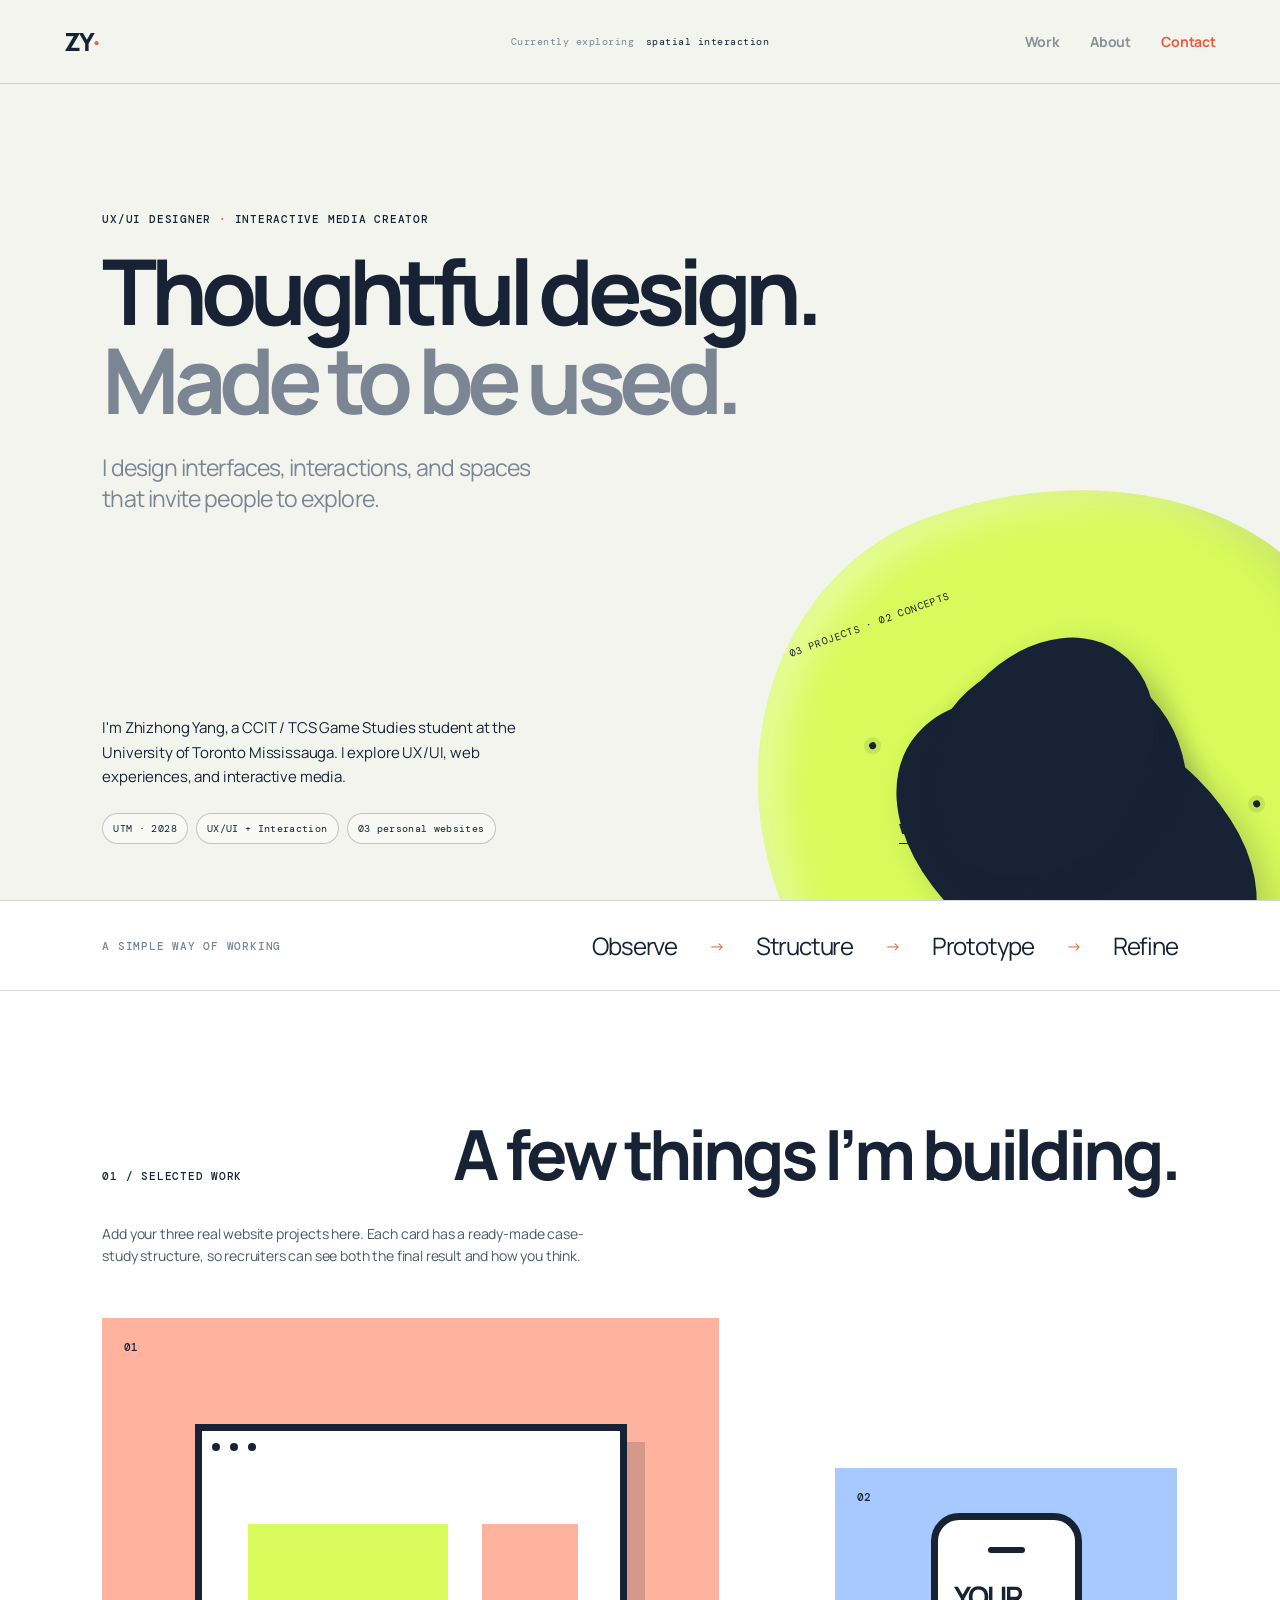
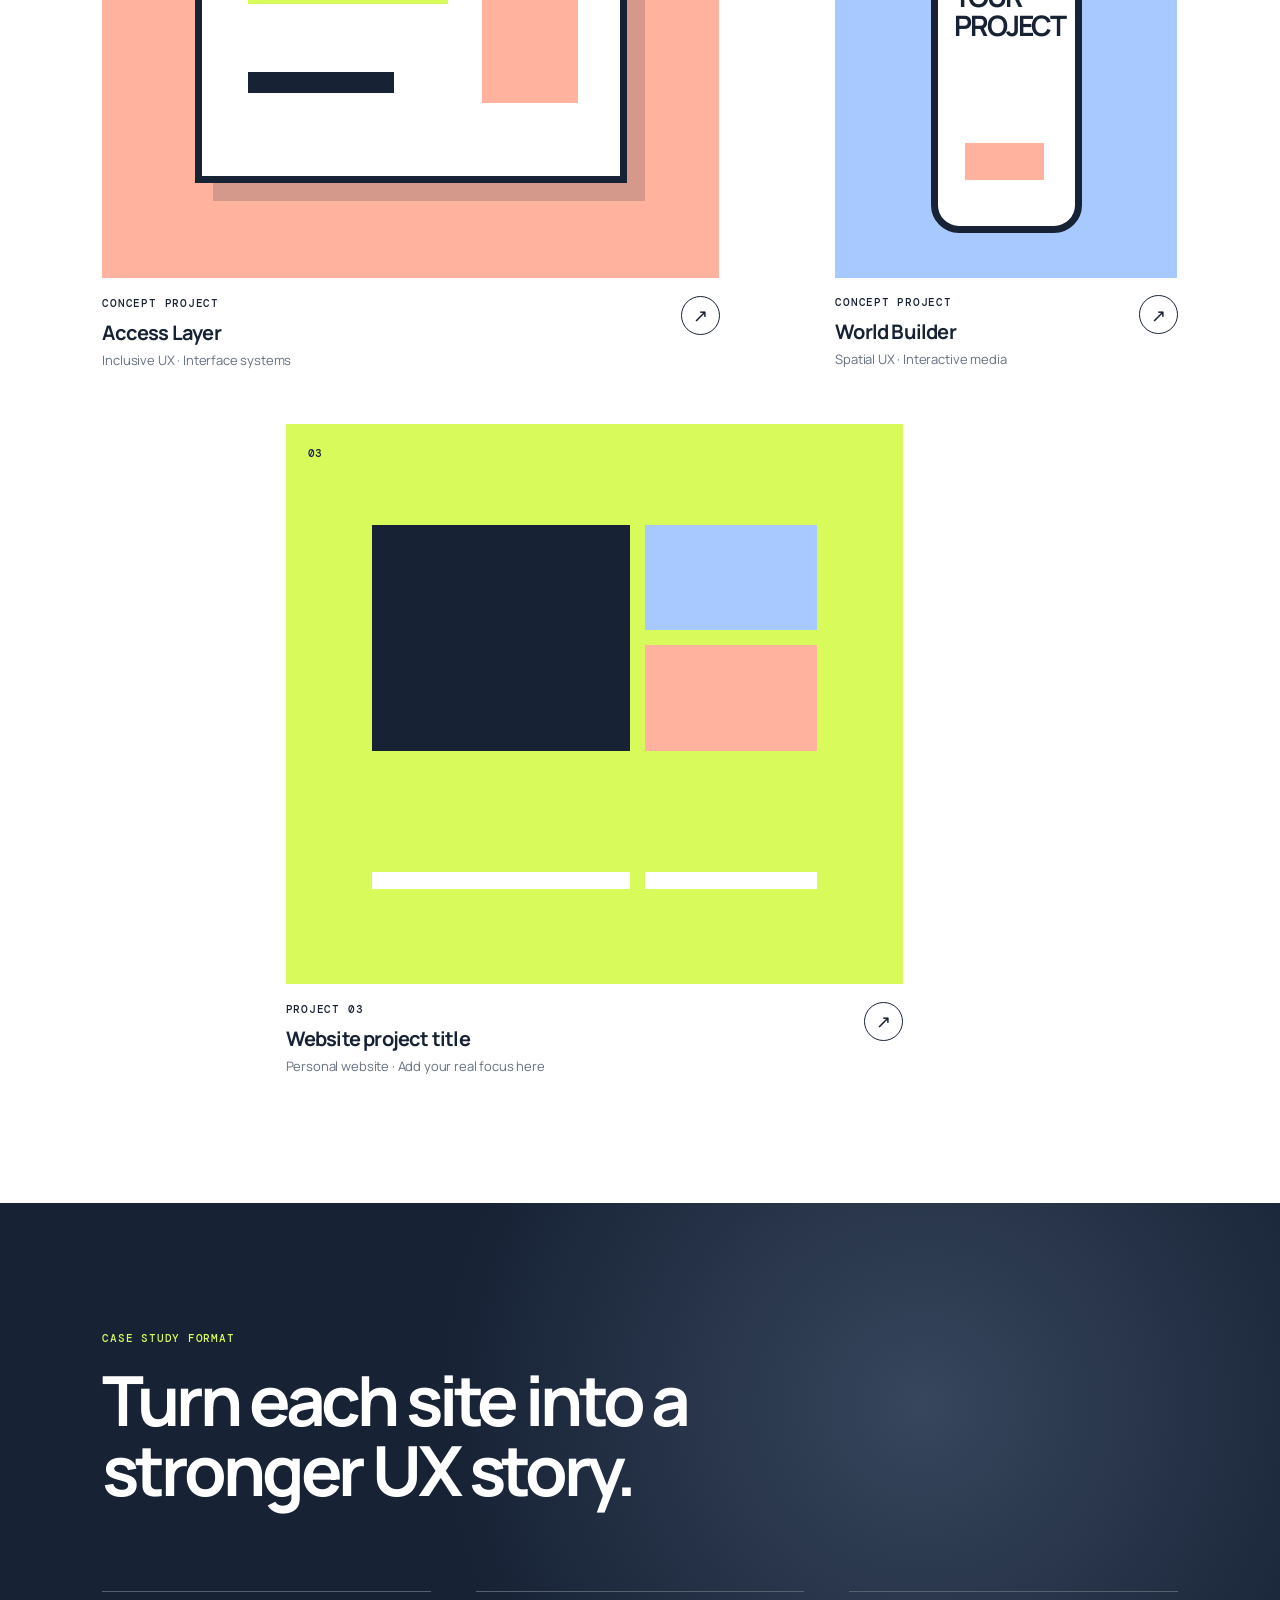
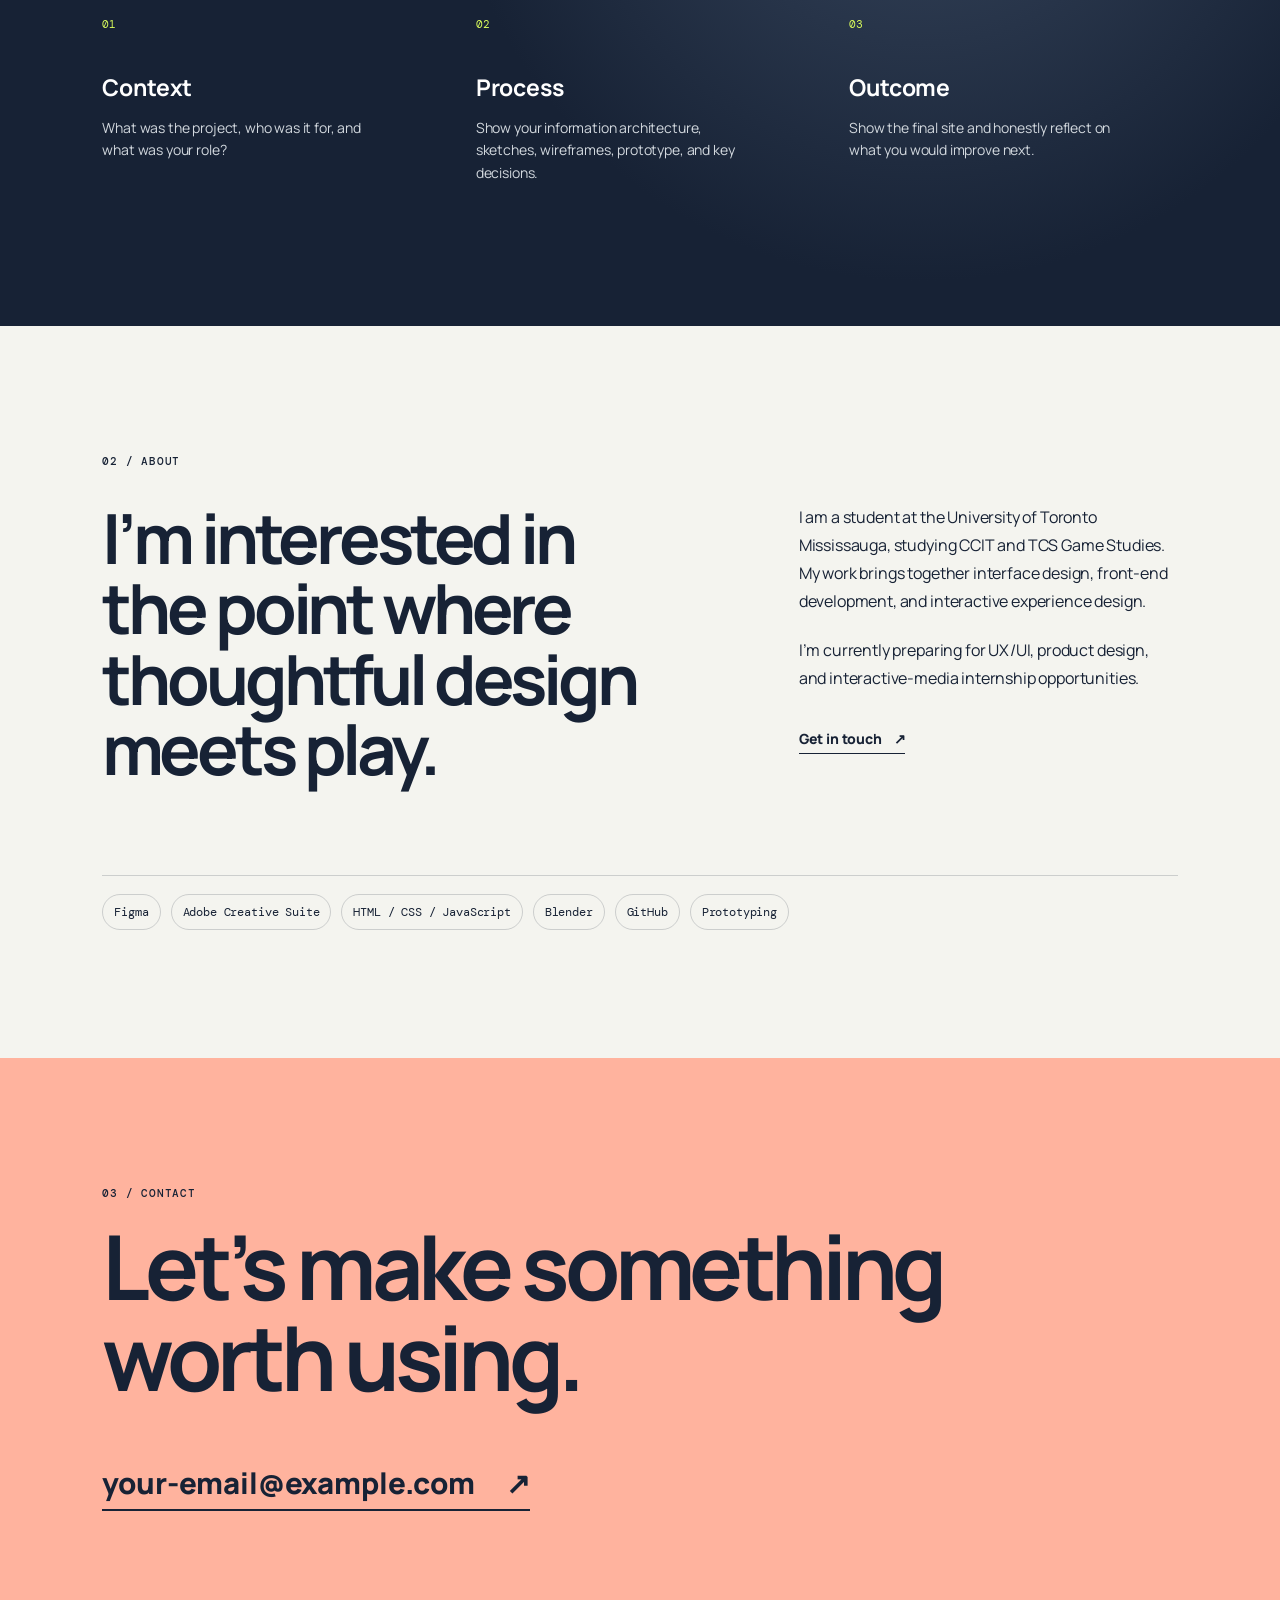
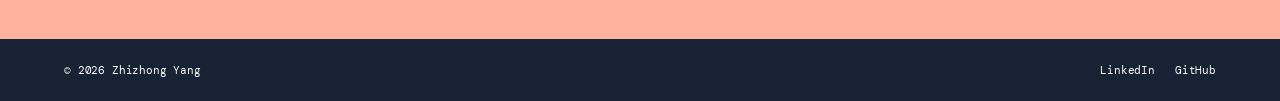
<file: index.html>
<!doctype html>
<html lang="en">
<head>
  <meta charset="UTF-8">
  <meta name="viewport" content="width=device-width, initial-scale=1.0">
  <meta name="description" content="Zhizhong Yang — UX/UI and interactive media portfolio.">
  <title>Zhizhong Yang — UX/UI Portfolio</title>
  <link rel="preconnect" href="https://fonts.googleapis.com">
  <link rel="preconnect" href="https://fonts.gstatic.com" crossorigin>
  <link href="https://fonts.googleapis.com/css2?family=DM+Mono:wght@400;500&family=Manrope:wght@400;500;600;700;800&display=swap" rel="stylesheet">
  <link rel="stylesheet" href="styles.css">
  <link rel="stylesheet" href="apple-polish.css">
  <link rel="stylesheet" href="orb.css">
  <link rel="stylesheet" href="orb-interaction.css">
  <link rel="stylesheet" href="home-polish.css">
</head>
<body>
  <a class="skip-link" href="#main">Skip to content</a>
  <div class="scroll-progress" aria-hidden="true"><span></span></div>
  <header class="site-header">
    <a class="logo" href="#top" aria-label="Zhizhong Yang, home">ZY<span>·</span></a>
    <button class="menu-button" aria-expanded="false" aria-controls="nav">Menu</button>
    <div class="header-status" aria-label="Current design focus">Currently exploring <span>spatial interaction</span></div><nav id="nav" aria-label="Main navigation"><a href="#work">Work</a><a href="#about">About</a><a href="#contact">Contact</a></nav>
  </header>
  <main id="main">
    <section class="hero" id="top" aria-labelledby="hero-title">
      <p class="eyebrow hero-kicker">UX/UI DESIGNER <span>·</span> INTERACTIVE MEDIA CREATOR</p>
      <h1 id="hero-title">Thoughtful design.<br><em>Made to be used.</em></h1><p class="hero-subtitle">I design interfaces, interactions, and spaces that invite people to explore.</p>
      <div class="hero-bottom"><div class="hero-copy"><p>I'm Zhizhong Yang, a CCIT / TCS Game Studies student at the University of Toronto Mississauga. I explore UX/UI, web experiences, and interactive media.</p><div class="hero-facts" aria-label="Profile highlights"><span>UTM · 2028</span><span>UX/UI + Interaction</span><span>03 personal websites</span></div></div><a class="text-link magnetic" href="#work">View selected work <span aria-hidden="true">↓</span></a></div>
      <a class="hero-orb" href="#work" aria-label="Explore selected work"><div class="orb-grid"></div><div class="orb-core"><span></span></div><div class="orb-ring ring-one"></div><div class="orb-ring ring-two"></div><span class="orb-label label-top">03 PROJECTS · 02 CONCEPTS</span><span class="orb-label label-side">INTERACTION<br>IN MOTION</span><span class="orb-signal signal-one"></span><span class="orb-signal signal-two"></span></a>
    </section>
    <section class="method-strip" aria-label="Design approach"><p class="eyebrow">A SIMPLE WAY OF WORKING</p><div class="method-flow"><span>Observe</span><i>→</i><span>Structure</span><i>→</i><span>Prototype</span><i>→</i><span>Refine</span></div></section>
    <section class="work section reveal-section" id="work" aria-labelledby="work-title">
      <div class="section-intro"><p class="eyebrow">01 / SELECTED WORK</p><h2 id="work-title">A few things I’m building.</h2></div>
      <p class="section-note">Add your three real website projects here. Each card has a ready-made case-study structure, so recruiters can see both the final result and how you think.</p>
      <div class="projects">
        <article class="project project-a"><a class="project-image" href="access-layer.html" aria-label="Read Access Layer case study"><span class="placeholder-label">01</span><div class="mock-window"><i></i><i></i><i></i><b></b><em></em><strong></strong></div></a><div class="project-meta"><div><p class="project-number">CONCEPT PROJECT</p><h3>Access Layer</h3><p>Inclusive UX · Interface systems</p></div><a class="round-link" href="access-layer.html" aria-label="Open Access Layer">↗</a></div></article>
        <article class="project project-b"><a class="project-image" href="world-builder.html" aria-label="Read World Builder case study"><span class="placeholder-label">02</span><div class="phone"><i></i><b>YOUR<br>PROJECT</b><em></em></div></a><div class="project-meta"><div><p class="project-number">CONCEPT PROJECT</p><h3>World Builder</h3><p>Spatial UX · Interactive media</p></div><a class="round-link" href="world-builder.html" aria-label="Open World Builder">↗</a></div></article>
        <article class="project project-c"><a class="project-image" href="#case-study" aria-label="Read Project 03 case study"><span class="placeholder-label">03</span><div class="abstract-ui"><i></i><i></i><i></i><b></b><b></b></div></a><div class="project-meta"><div><p class="project-number">PROJECT 03</p><h3>Website project title</h3><p>Personal website · Add your real focus here</p></div><a class="round-link" href="#case-study" aria-label="Open Project 03">↗</a></div></article>
      </div>
    </section>
    <section class="case-template section reveal-section" id="case-study" aria-labelledby="case-title"><p class="eyebrow">CASE STUDY FORMAT</p><h2 id="case-title">Turn each site into a stronger UX story.</h2><div class="steps"><div><span>01</span><h3>Context</h3><p>What was the project, who was it for, and what was your role?</p></div><div><span>02</span><h3>Process</h3><p>Show your information architecture, sketches, wireframes, prototype, and key decisions.</p></div><div><span>03</span><h3>Outcome</h3><p>Show the final site and honestly reflect on what you would improve next.</p></div></div></section>
    <section class="about section reveal-section" id="about" aria-labelledby="about-title"><p class="eyebrow">02 / ABOUT</p><div class="about-grid"><h2 id="about-title">I’m interested in the point where thoughtful design meets play.</h2><div><p>I am a student at the University of Toronto Mississauga, studying CCIT and TCS Game Studies. My work brings together interface design, front-end development, and interactive experience design.</p><p>I’m currently preparing for UX/UI, product design, and interactive-media internship opportunities.</p><a class="text-link magnetic" href="mailto:your-email@example.com">Get in touch <span aria-hidden="true">↗</span></a></div></div><div class="skills"><span>Figma</span><span>Adobe Creative Suite</span><span>HTML / CSS / JavaScript</span><span>Blender</span><span>GitHub</span><span>Prototyping</span></div></section>
    <section class="contact reveal-section" id="contact" aria-labelledby="contact-title"><p class="eyebrow">03 / CONTACT</p><h2 id="contact-title">Let’s make something<br>worth using.</h2><a class="contact-email magnetic" href="mailto:your-email@example.com">your-email@example.com <span>↗</span></a></section>
  </main>
  <footer><p>© <span id="year"></span> Zhizhong Yang</p><div><a href="https://www.linkedin.com/" target="_blank" rel="noreferrer">LinkedIn</a><a href="https://github.com/" target="_blank" rel="noreferrer">GitHub</a></div></footer>
  <script src="script.js"></script>
</body>
</html>
</file>
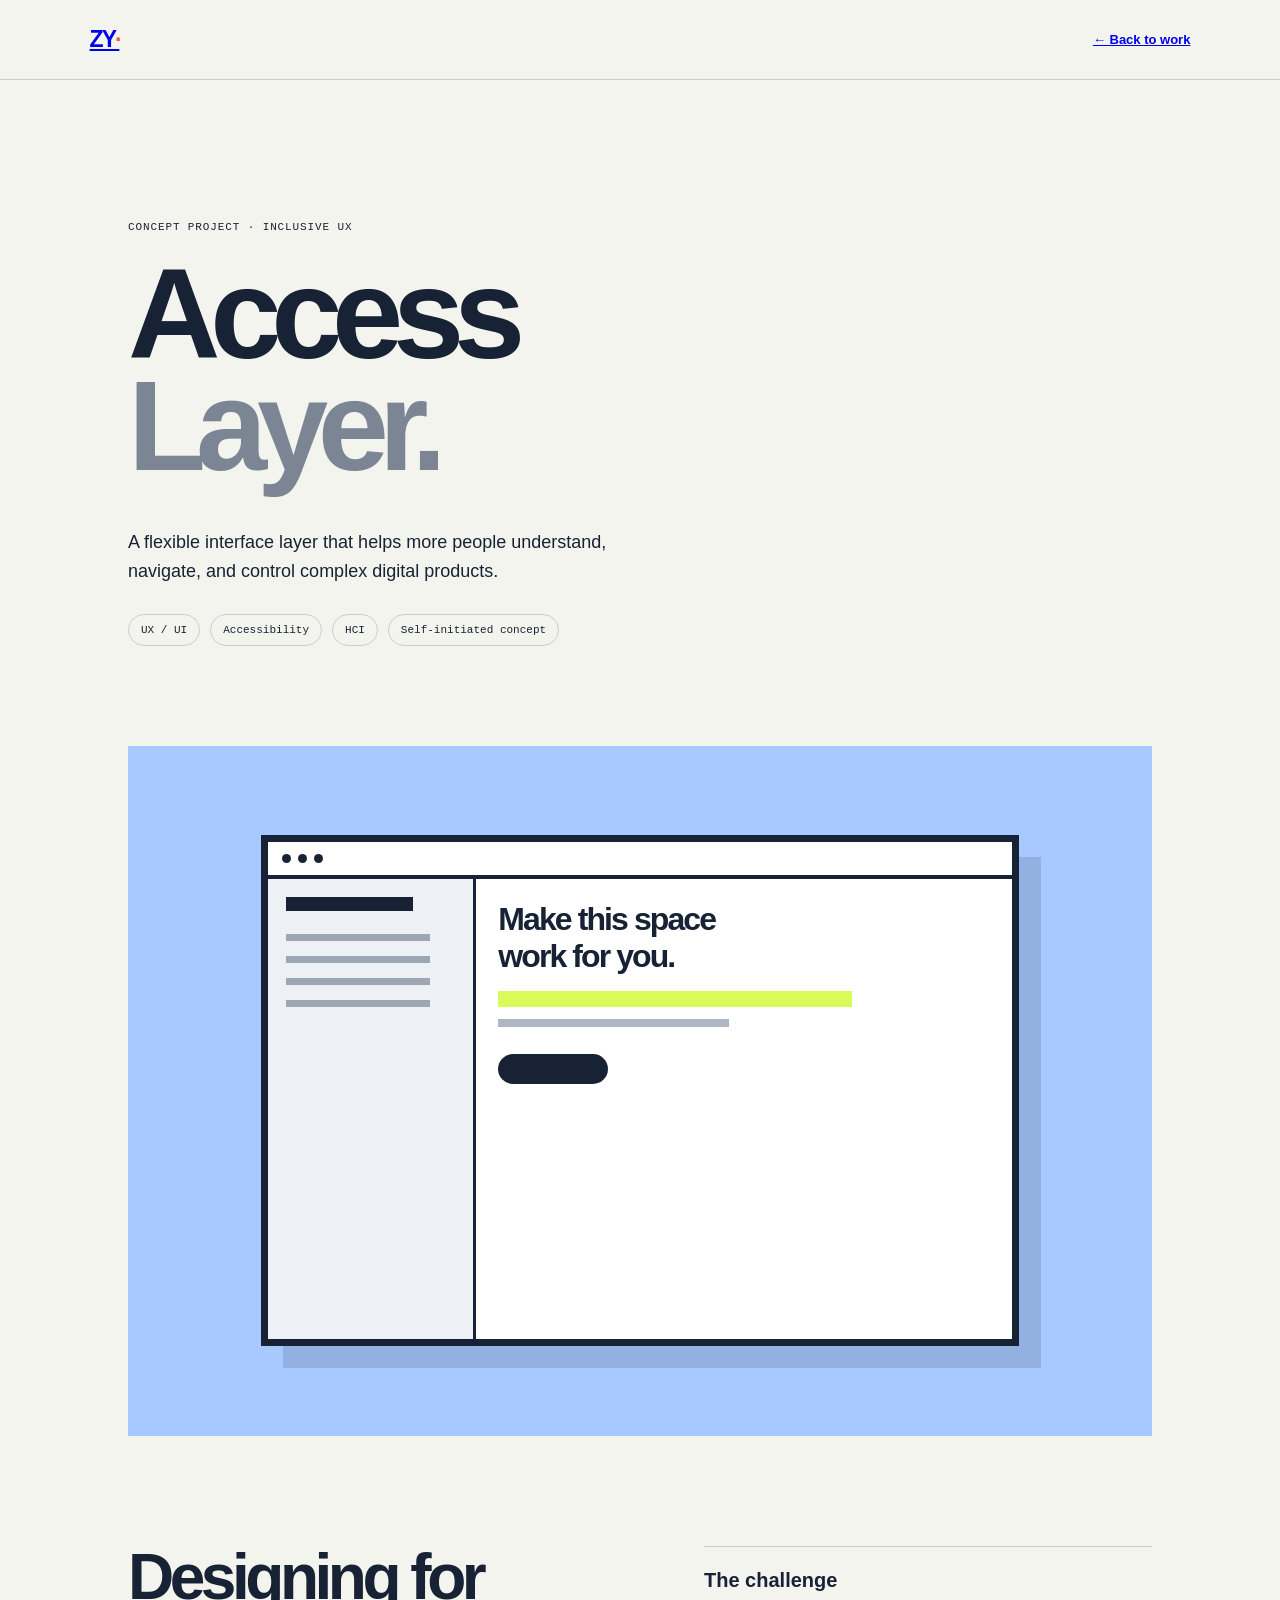
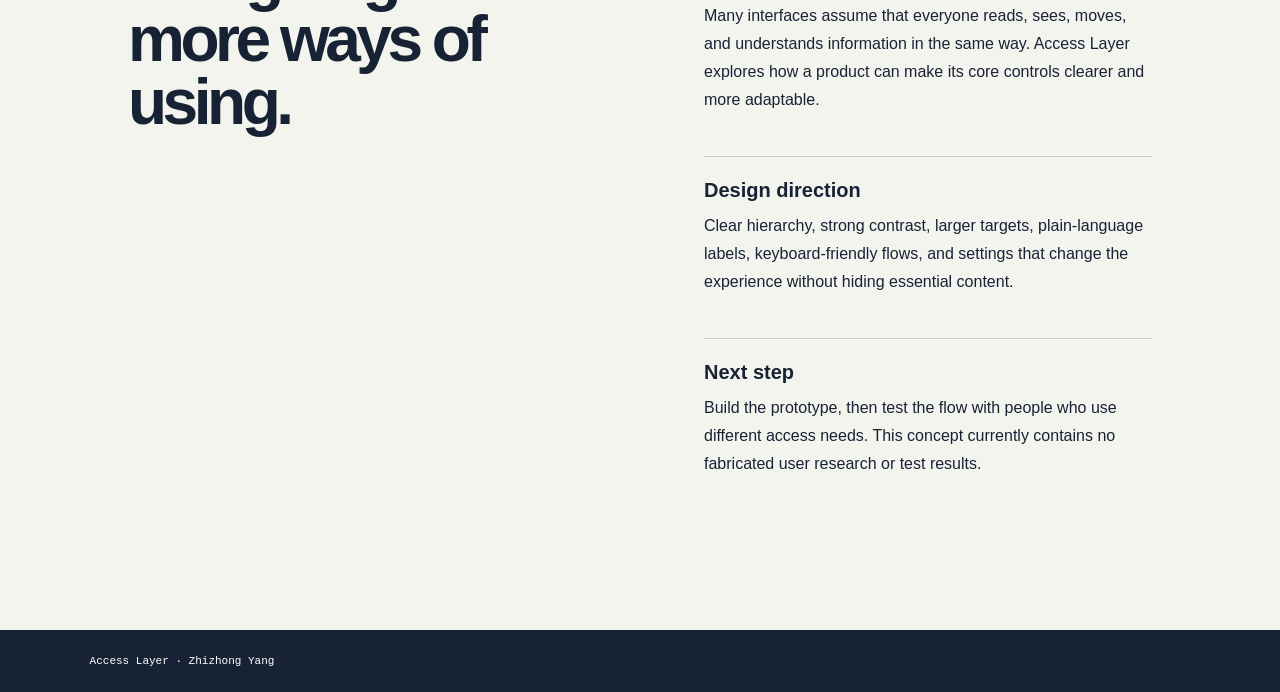
<file: access-layer.html>
<!doctype html><html lang="en"><head><meta charset="utf-8"><meta name="viewport" content="width=device-width,initial-scale=1"><title>Access Layer — Zhizhong Yang</title><link rel="stylesheet" href="project.css"></head><body><header class="project-nav"><a class="logo" href="index.html">ZY<span>·</span></a><a class="back" href="index.html#work">← Back to work</a></header><main><section class="project-hero"><p class="kicker">CONCEPT PROJECT · INCLUSIVE UX</p><h1>Access<br><em>Layer.</em></h1><p class="lede">A flexible interface layer that helps more people understand, navigate, and control complex digital products.</p><div class="meta"><span>UX / UI</span><span>Accessibility</span><span>HCI</span><span>Self-initiated concept</span></div></section><div class="showcase access-showcase"><div class="browser"><div class="browser-top"><i></i><i></i><i></i></div><div class="access-ui"><aside><b></b><i></i><i></i><i></i><i></i></aside><main><strong>Make this space<br>work for you.</strong><div class="bar"></div><div class="bar small"></div><div class="button"></div></main></div></div></div><section class="content"><h2>Designing for more ways of using.</h2><div><section><h3>The challenge</h3><p>Many interfaces assume that everyone reads, sees, moves, and understands information in the same way. Access Layer explores how a product can make its core controls clearer and more adaptable.</p></section><section><h3>Design direction</h3><p>Clear hierarchy, strong contrast, larger targets, plain-language labels, keyboard-friendly flows, and settings that change the experience without hiding essential content.</p></section><section><h3>Next step</h3><p>Build the prototype, then test the flow with people who use different access needs. This concept currently contains no fabricated user research or test results.</p></section></div></section></main><footer class="footer">Access Layer · Zhizhong Yang</footer></body></html>
</file>
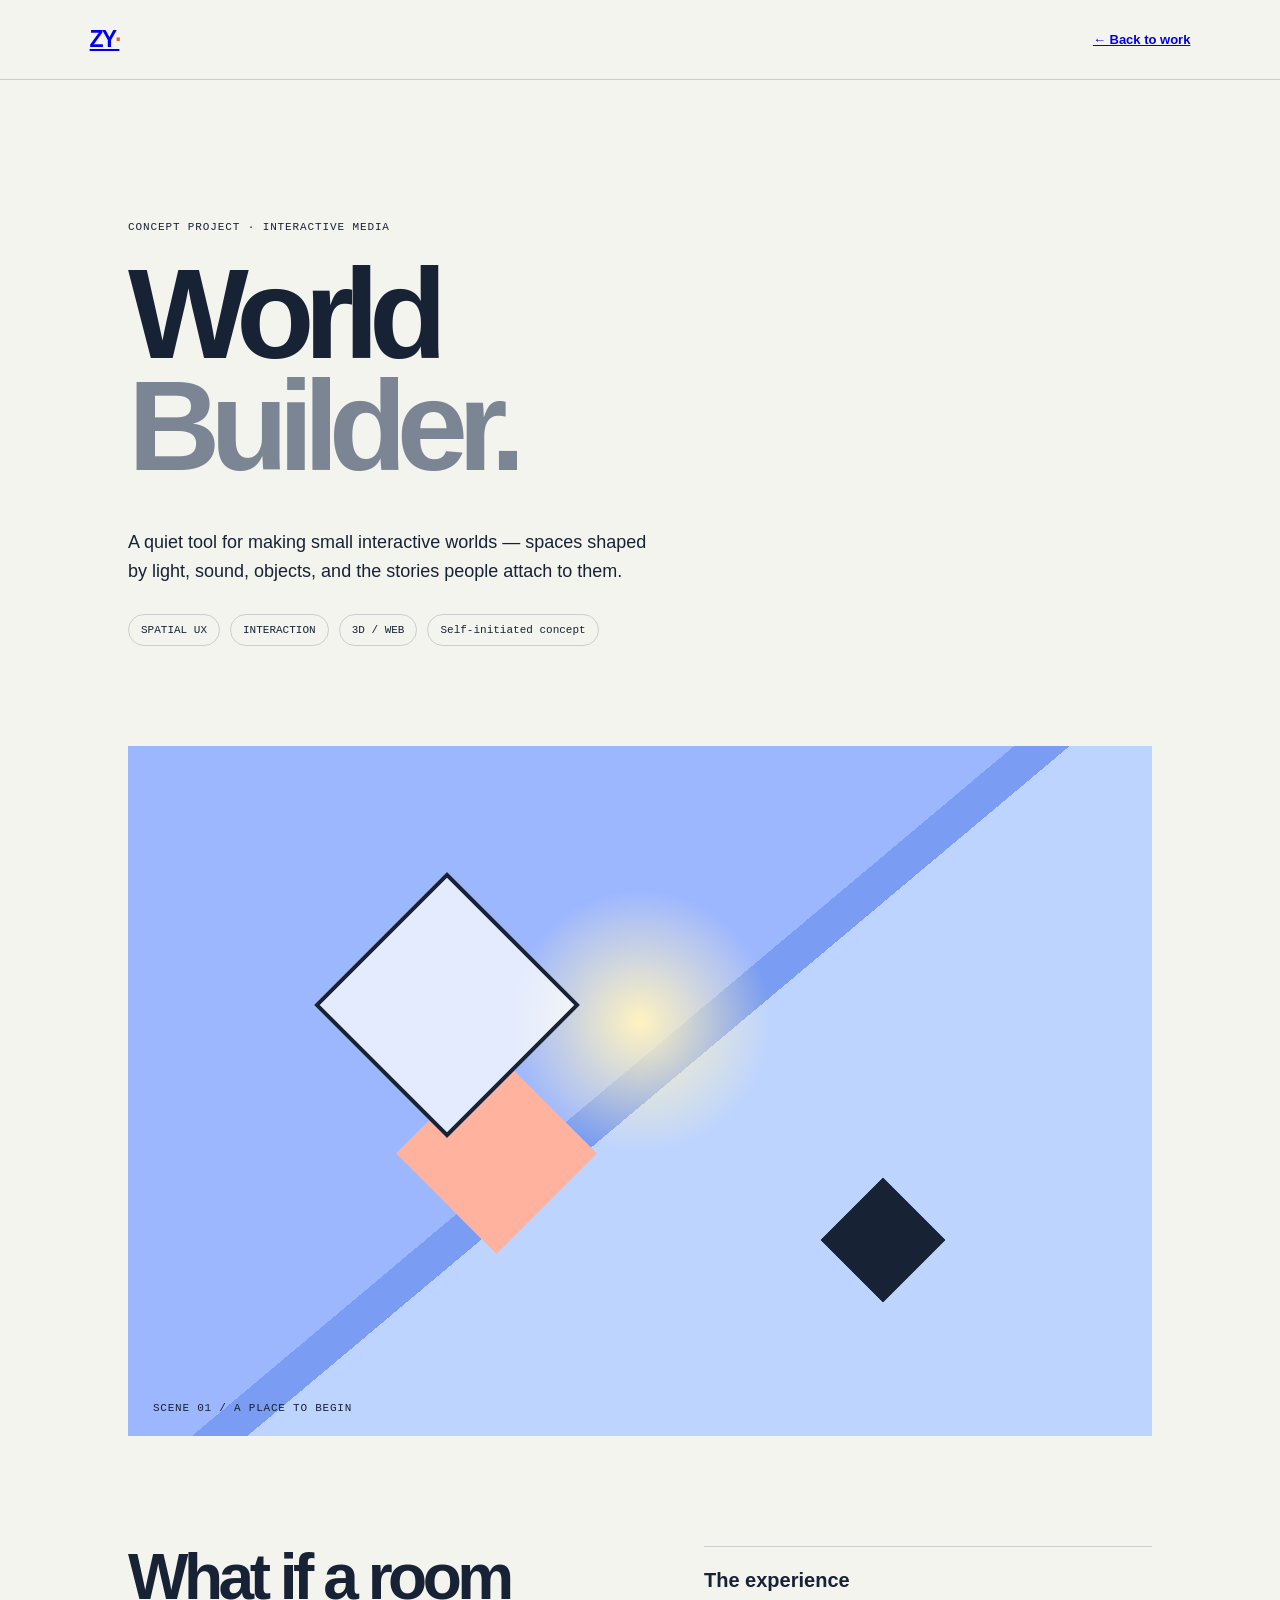
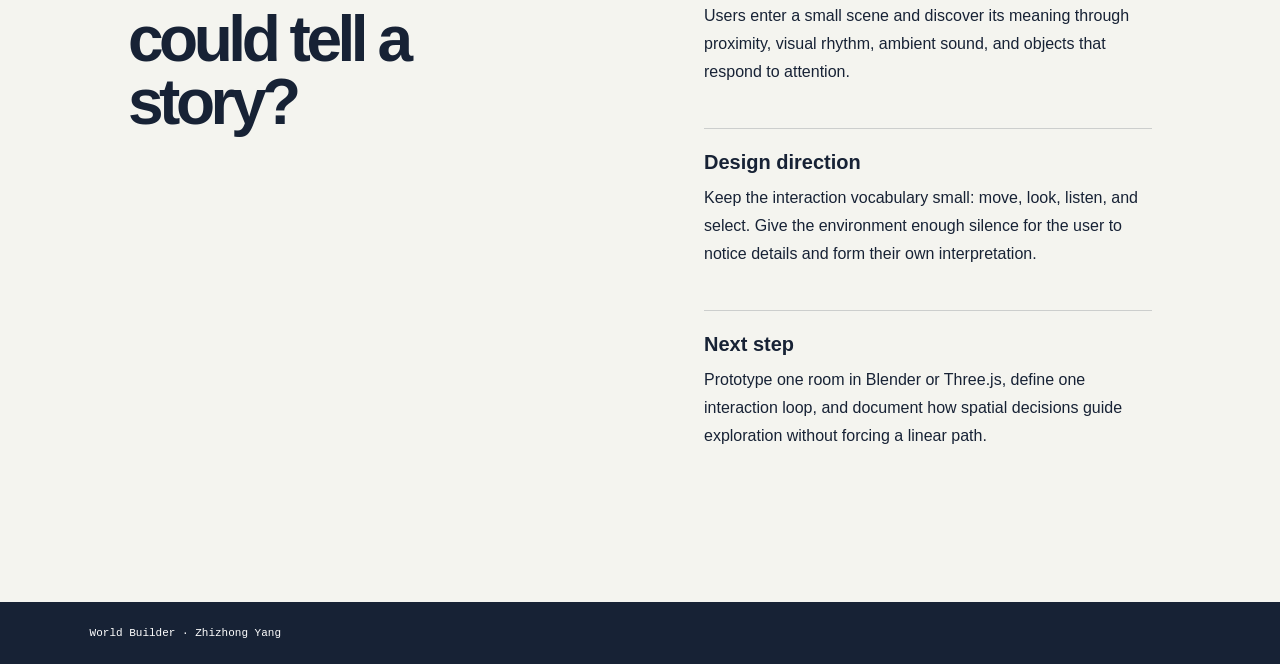
<file: world-builder.html>
<!doctype html><html lang="en"><head><meta charset="utf-8"><meta name="viewport" content="width=device-width,initial-scale=1"><title>World Builder — Zhizhong Yang</title><link rel="stylesheet" href="project.css"></head><body><header class="project-nav"><a class="logo" href="index.html">ZY<span>·</span></a><a class="back" href="index.html#work">← Back to work</a></header><main><section class="project-hero"><p class="kicker">CONCEPT PROJECT · INTERACTIVE MEDIA</p><h1>World<br><em>Builder.</em></h1><p class="lede">A quiet tool for making small interactive worlds — spaces shaped by light, sound, objects, and the stories people attach to them.</p><div class="meta"><span>SPATIAL UX</span><span>INTERACTION</span><span>3D / WEB</span><span>Self-initiated concept</span></div></section><div class="showcase world-showcase"><div class="world-stage"><span class="stage-label">SCENE 01 / A PLACE TO BEGIN</span></div></div><section class="content"><h2>What if a room could tell a story?</h2><div><section><h3>The experience</h3><p>Users enter a small scene and discover its meaning through proximity, visual rhythm, ambient sound, and objects that respond to attention.</p></section><section><h3>Design direction</h3><p>Keep the interaction vocabulary small: move, look, listen, and select. Give the environment enough silence for the user to notice details and form their own interpretation.</p></section><section><h3>Next step</h3><p>Prototype one room in Blender or Three.js, define one interaction loop, and document how spatial decisions guide exploration without forcing a linear path.</p></section></div></section></main><footer class="footer">World Builder · Zhizhong Yang</footer></body></html>
</file>
<file: styles.css>
:root{--ink:#172235;--paper:#f4f4ef;--lime:#d8fb5b;--peach:#ffb39e;--blue:#a8c9ff;--line:rgba(23,34,53,.18)}*{box-sizing:border-box}html{scroll-behavior:smooth}body{margin:0;background:var(--paper);color:var(--ink);font-family:Manrope,Arial,sans-serif}a{color:inherit;text-decoration:none}.skip-link{left:12px;position:absolute;top:-50px;background:var(--ink);color:white;padding:10px;z-index:5}.skip-link:focus{top:12px}.site-header{height:84px;padding:0 clamp(24px,5vw,76px);display:flex;align-items:center;justify-content:space-between;border-bottom:1px solid var(--line)}.logo{font-size:25px;font-weight:800;letter-spacing:-2px}.logo span{color:#e95a3f}nav{display:flex;gap:30px;font-size:14px;font-weight:700}nav a:hover,.text-link:hover{color:#e95a3f}.menu-button{display:none;border:0;background:transparent;font:inherit;font-weight:700}.hero{min-height:calc(100vh - 84px);padding:clamp(65px,10vw,150px) clamp(24px,8vw,130px) 56px;position:relative;overflow:hidden;display:flex;flex-direction:column}.eyebrow,.project-number{font-family:'DM Mono',monospace;font-size:11px;letter-spacing:.07em;font-weight:500;margin:0 0 20px}.hero h1{font-size:clamp(48px,7.1vw,112px);line-height:.98;letter-spacing:-.075em;max-width:1100px;margin:0;position:relative;z-index:1}.hero-bottom{display:flex;gap:40px;justify-content:space-between;align-items:end;max-width:950px;margin-top:auto;padding-top:80px;z-index:1}.hero-bottom p{max-width:415px;line-height:1.65;font-size:15px;margin:0}.text-link{font-size:14px;font-weight:800;white-space:nowrap;border-bottom:1px solid currentColor;padding-bottom:5px}.text-link span{padding-left:9px}.hero-orb{position:absolute;width:min(49vw,620px);aspect-ratio:1;right:-8vw;bottom:-16vw;background:var(--lime);border-radius:43% 57% 61% 39% / 49% 42% 58% 51%;transform:rotate(-20deg)}.hero-orb div{position:absolute;width:42%;aspect-ratio:1;left:27%;top:27%;border-radius:50%;background:var(--ink)}.section{padding:clamp(75px,10vw,140px) clamp(24px,8vw,130px)}.work{background:white}.section-intro{display:flex;align-items:baseline;justify-content:space-between;gap:20px}.section h2,.contact h2{letter-spacing:-.06em;line-height:1.02;font-size:clamp(37px,5.4vw,76px);margin:0}.section-note{margin:20px 0 50px;max-width:500px;font-size:14px;line-height:1.6;color:#4f5866}.projects{display:grid;grid-template-columns:repeat(12,1fr);gap:55px 24px}.project:nth-child(1){grid-column:1 / span 7}.project:nth-child(2){grid-column:9 / span 4;margin-top:150px}.project:nth-child(3){grid-column:3 / span 7}.project-image{height:clamp(280px,45vw,560px);display:block;position:relative;overflow:hidden}.project-b .project-image{height:clamp(290px,32vw,420px)}.project-a .project-image{background:var(--peach)}.project-b .project-image{background:var(--blue)}.project-c .project-image{background:var(--lime)}.placeholder-label{font:500 11px 'DM Mono',monospace;position:absolute;top:22px;left:22px}.mock-window{width:70%;height:64%;position:absolute;left:15%;top:19%;background:#fff;border:7px solid var(--ink);box-shadow:18px 18px 0 rgba(23,34,53,.18)}.mock-window i{width:8px;height:8px;display:inline-block;border-radius:50%;background:var(--ink);margin:12px 0 0 10px}.mock-window b,.mock-window em,.mock-window strong{position:absolute;display:block}.mock-window b{width:48%;height:23%;background:var(--lime);left:11%;top:27%}.mock-window em{width:35%;height:6%;background:var(--ink);left:11%;bottom:24%}.mock-window strong{right:10%;top:27%;width:23%;height:52%;background:var(--peach)}.phone{position:absolute;height:78%;width:44%;border:7px solid var(--ink);border-radius:28px;left:28%;top:11%;background:#fff;padding:27px 16px}.phone i{display:block;width:35%;height:6px;border-radius:10px;background:var(--ink);margin:auto}.phone b{font-size:clamp(18px,2.2vw,31px);line-height:1;display:block;margin-top:28%;letter-spacing:-.07em}.phone em{position:absolute;width:58%;height:12%;background:var(--peach);bottom:15%;left:20%}.abstract-ui{height:65%;width:72%;position:absolute;left:14%;top:18%;display:grid;grid-template-columns:1.2fr .8fr;gap:15px}.abstract-ui i,.abstract-ui b{display:block;background:#fff}.abstract-ui i:first-child{grid-row:span 2;background:var(--ink)}.abstract-ui i:nth-child(2){background:var(--blue)}.abstract-ui i:nth-child(3){background:var(--peach)}.abstract-ui b{height:17px;align-self:end}.project-meta{display:flex;justify-content:space-between;gap:15px;margin-top:18px}.project-meta h3{margin:0 0 5px;font-size:20px;letter-spacing:-.04em}.project-meta p:last-child{margin:0;color:#657080;font-size:13px}.project-number{margin-bottom:9px}.round-link{flex:none;width:39px;height:39px;border-radius:50%;border:1px solid var(--ink);display:grid;place-items:center;font-size:18px}.round-link:hover{background:var(--ink);color:white}.case-template{background:var(--ink);color:#fff}.case-template .eyebrow{color:var(--lime)}.case-template h2{max-width:700px}.steps{display:grid;grid-template-columns:repeat(3,1fr);gap:45px;margin-top:85px}.steps div{border-top:1px solid #566170;padding-top:19px}.steps span{font:11px 'DM Mono',monospace;color:var(--lime)}.steps h3{font-size:23px;margin:38px 0 8px}.steps p{font-size:14px;line-height:1.6;color:#d2d8de;max-width:280px}.about-grid{display:grid;grid-template-columns:1.2fr .8fr;gap:clamp(40px,10vw,160px);margin-top:35px}.about-grid h2{max-width:650px}.about-grid p{font-size:16px;line-height:1.75;margin:0 0 21px}.about-grid .text-link{display:inline-block;margin-top:16px}.skills{border-top:1px solid var(--line);margin-top:90px;padding-top:18px;display:flex;gap:10px;flex-wrap:wrap}.skills span{font:12px 'DM Mono',monospace;border:1px solid var(--line);padding:9px 11px;border-radius:20px}.contact{padding:clamp(75px,10vw,140px) clamp(24px,8vw,130px);background:var(--peach)}.contact h2{font-size:clamp(48px,7vw,100px);margin-bottom:60px}.contact-email{font-size:clamp(18px,2.3vw,30px);font-weight:800;border-bottom:2px solid var(--ink);padding-bottom:6px}.contact-email span{margin-left:25px}footer{padding:24px clamp(24px,5vw,76px);display:flex;justify-content:space-between;background:var(--ink);color:white;font:11px 'DM Mono',monospace}footer p{margin:0}footer div{display:flex;gap:20px}footer a:hover{text-decoration:underline}@media(max-width:700px){.site-header{height:67px}.menu-button{display:block}nav{display:none;position:absolute;top:67px;right:0;left:0;background:var(--paper);border-bottom:1px solid var(--line);padding:20px 24px;z-index:4}nav.open{display:flex;flex-direction:column;gap:17px}.hero{min-height:700px}.hero-bottom{display:block;padding-top:45px}.hero-bottom .text-link{display:inline-block;margin-top:30px}.hero-orb{width:90vw;right:-25vw;bottom:-10vw}.projects{display:block}.project{margin-bottom:54px!important}.project-b .project-image{height:360px}.steps,.about-grid{grid-template-columns:1fr}.steps{gap:35px;margin-top:55px}.about-grid{gap:28px}.skills{margin-top:60px}.section-intro{display:block}.section-note{margin-bottom:40px}}
</file>
<file: apple-polish.css>
/* A restrained product-editorial layer: not an Apple replica. */
body{letter-spacing:-.01em}
.scroll-progress{position:fixed;inset:0 0 auto;z-index:20;height:2px}.scroll-progress span{display:block;width:0;height:100%;background:#172235}
.site-header{position:sticky;top:0;z-index:10;background:rgba(244,244,239,.78);backdrop-filter:blur(16px);-webkit-backdrop-filter:blur(16px)}
.hero-kicker span{color:#e95a3f}.hero h1 em{font-style:normal;color:#7b8593}.hero-orb{box-shadow:inset -22px -22px 42px rgba(23,34,53,.12),inset 18px 18px 36px rgba(255,255,255,.38);animation:morph 11s ease-in-out infinite}.hero-orb div{box-shadow:0 16px 30px rgba(23,34,53,.2);animation:float 5s ease-in-out infinite}
.hero-copy{max-width:470px}.hero-facts{display:flex;gap:8px;flex-wrap:wrap;margin-top:23px}.hero-facts span{font:10px 'DM Mono',monospace;letter-spacing:.035em;border:1px solid rgba(23,34,53,.24);border-radius:100px;padding:8px 10px;background:rgba(255,255,255,.4)}
.project-image{will-change:transform;transition:transform .22s ease,box-shadow .22s ease}.project-image:hover{box-shadow:0 27px 45px rgba(23,34,53,.15)}.project-image:after{content:'';position:absolute;inset:0;background:linear-gradient(130deg,rgba(255,255,255,.3),transparent 42%);z-index:2;opacity:0;transition:opacity .3s}.project-image:hover:after{opacity:1}.mock-window{animation:float 6s ease-in-out infinite}.phone{animation:phoneFloat 5s ease-in-out infinite}.abstract-ui{animation:float 7s ease-in-out infinite}.case-template{background:radial-gradient(circle at 72% 28%,#37465d 0,#172235 45%)}.round-link{transition:background .25s,color .25s,transform .25s}.round-link:hover{transform:rotate(45deg)}
@keyframes morph{0%,100%{border-radius:43% 57% 61% 39% / 49% 42% 58% 51%}50%{border-radius:62% 38% 45% 55% / 35% 56% 44% 65%}}@keyframes float{50%{transform:translateY(-13px) rotate(2deg)}}@keyframes phoneFloat{50%{transform:translateY(-13px) rotate(-3deg)}}@media(prefers-reduced-motion:reduce){*,*:before,*:after{animation-duration:.01ms!important;animation-iteration-count:1!important;transition-duration:.01ms!important}}
.reveal-section{opacity:0;transform:translateY(34px);transition:opacity .8s cubic-bezier(.22,1,.36,1),transform .8s cubic-bezier(.22,1,.36,1)}.reveal-section.is-visible{opacity:1;transform:translateY(0)}.reveal-section .project:nth-child(2){transition-delay:.1s}.reveal-section .project:nth-child(3){transition-delay:.2s}nav a{transition:opacity .25s}nav a.is-active{opacity:1;color:#e95a3f}nav:has(a.is-active) a:not(.is-active){opacity:.48}.magnetic{display:inline-block;transition:transform .25s cubic-bezier(.22,1,.36,1)}.project-image{--mouse-x:50%;--mouse-y:50%}.project-image:before{content:'';position:absolute;z-index:3;inset:0;pointer-events:none;opacity:0;background:radial-gradient(circle 180px at var(--mouse-x) var(--mouse-y),rgba(255,255,255,.42),transparent 66%);transition:opacity .25s}.project-image:hover:before{opacity:1}@media(prefers-reduced-motion:reduce){.reveal-section{opacity:1;transform:none}.magnetic{transform:none!important}}
</file>
<file: orb.css>
.hero-orb{box-shadow:inset -22px -22px 42px rgba(23,34,53,.12),inset 18px 18px 36px rgba(255,255,255,.38)}.orb-grid{position:absolute;inset:0;border-radius:inherit;background:linear-gradient(rgba(23,34,53,.13) 1px,transparent 1px),linear-gradient(90deg,rgba(23,34,53,.13) 1px,transparent 1px);background-size:34px 34px;opacity:.48}.orb-core{position:absolute;width:42%;aspect-ratio:1;left:29%;top:29%;border-radius:50%;background:var(--ink);box-shadow:0 16px 30px rgba(23,34,53,.2),inset 0 0 0 1px rgba(216,251,91,.5);animation:orbFloat 5s ease-in-out infinite}.orb-core span{position:absolute;inset:25%;border:1px solid var(--lime);border-radius:50%;box-shadow:0 0 22px rgba(216,251,91,.55)}.orb-ring{position:absolute;left:19%;top:19%;width:62%;height:62%;border:1px solid rgba(23,34,53,.55);border-radius:50%;transform:rotate(-25deg) skewX(8deg)}.ring-two{left:9%;top:34%;width:82%;height:32%;transform:rotate(-35deg);border-color:rgba(23,34,53,.35)}.orb-label{position:absolute;font:10px 'DM Mono',monospace;letter-spacing:.08em;color:var(--ink);z-index:1}.label-top{top:12%;left:15%}.label-side{right:11%;bottom:17%;line-height:1.55;text-align:right}.orb-signal{position:absolute;width:7px;height:7px;border-radius:50%;background:var(--ink);box-shadow:0 0 0 5px rgba(23,34,53,.1);z-index:2}.signal-one{left:22%;top:31%;animation:signalPulse 2.4s infinite}.signal-two{right:22%;top:61%;animation:signalPulse 2.4s .9s infinite}@keyframes orbFloat{50%{transform:translateY(-13px) rotate(2deg)}}@keyframes signalPulse{0%,100%{opacity:.4;transform:scale(.8)}50%{opacity:1;transform:scale(1.2)}}@media(prefers-reduced-motion:reduce){.orb-core,.orb-signal{animation:none}}
</file>
<file: orb-interaction.css>
.hero-orb{--orb-x:0px;--orb-y:0px}.orb-grid{transform:translate(var(--orb-x),var(--orb-y));transition:transform .45s cubic-bezier(.22,1,.36,1)}.orb-core{transition:transform .45s cubic-bezier(.22,1,.36,1),box-shadow .35s ease}.hero-orb.is-tracking .orb-core{transform:translate(calc(var(--orb-x) * .45),calc(var(--orb-y) * .45)) scale(1.035);box-shadow:0 18px 36px rgba(23,34,53,.25),inset 0 0 0 1px rgba(216,251,91,.8),0 0 35px rgba(216,251,91,.22)}.orb-ring{transition:transform .5s cubic-bezier(.22,1,.36,1)}.hero-orb.is-tracking .ring-one{transform:translate(calc(var(--orb-x) * .32),calc(var(--orb-y) * .32)) rotate(-21deg) skewX(8deg)}.hero-orb.is-tracking .ring-two{transform:translate(calc(var(--orb-x) * -.2),calc(var(--orb-y) * -.2)) rotate(-39deg)}.orb-signal{transition:box-shadow .25s ease,background .25s ease}.hero-orb.is-tracking .orb-signal{background:#fff;box-shadow:0 0 0 5px rgba(23,34,53,.12),0 0 16px 3px var(--lime)}@media(prefers-reduced-motion:reduce){.orb-grid,.orb-core,.orb-ring{transition:none!important}.hero-orb.is-tracking .orb-core,.hero-orb.is-tracking .ring-one,.hero-orb.is-tracking .ring-two{transform:none}}
</file>
<file: home-polish.css>
.header-status{position:absolute;left:50%;transform:translateX(-50%);font:10px 'DM Mono',monospace;letter-spacing:.05em;color:#7b8593;white-space:nowrap}.header-status span{color:var(--ink);margin-left:5px}.hero-subtitle{position:relative;z-index:1;max-width:430px;font-size:clamp(17px,2vw,23px);line-height:1.35;letter-spacing:-.04em;color:#7b8593;margin:28px 0 0;animation:rise .8s .26s both}.hero-orb{display:block;color:inherit;text-decoration:none;cursor:pointer}.hero-orb:hover .orb-core{transform:scale(1.06)}.method-strip{padding:28px clamp(24px,8vw,130px);border-top:1px solid var(--line);border-bottom:1px solid var(--line);background:#fff;display:flex;align-items:center;justify-content:space-between;gap:30px}.method-strip .eyebrow{margin:0;color:#7b8593}.method-flow{display:flex;align-items:center;gap:clamp(10px,2.5vw,34px);font-size:clamp(16px,2vw,24px);letter-spacing:-.05em}.method-flow i{font-style:normal;color:#e95a3f;font-size:16px}.method-flow span{transition:color .25s}.method-flow span:hover{color:#e95a3f}@media(max-width:700px){.header-status{display:none}.hero-subtitle{max-width:290px}.method-strip{display:block}.method-flow{margin-top:19px;gap:10px;font-size:15px;justify-content:space-between}.method-flow i{font-size:12px}}
</file>
<file: project.css>
:root{--ink:#172235;--paper:#f4f4ef;--lime:#d8fb5b;--peach:#ffb39e;--blue:#a8c9ff;--line:rgba(23,34,53,.18)}*{box-sizing:border-box}html{scroll-behavior:smooth}body{margin:0;background:var(--paper);color:var(--ink);font-family:Arial,system-ui,sans-serif}.project-nav{height:80px;padding:0 clamp(24px,7vw,110px);display:flex;align-items:center;justify-content:space-between;border-bottom:1px solid var(--line);position:sticky;top:0;background:rgba(244,244,239,.86);backdrop-filter:blur(14px);z-index:4}.logo{font-size:23px;font-weight:800;letter-spacing:-2px}.logo span{color:#e95a3f}.back{font-size:13px;font-weight:700}.back:hover{color:#e95a3f}.project-hero{padding:clamp(70px,11vw,150px) clamp(24px,10vw,150px) 100px}.kicker{font:11px 'Courier New',monospace;letter-spacing:.08em;margin:0 0 25px}.project-hero h1{font-size:clamp(55px,10vw,150px);line-height:.88;letter-spacing:-.08em;margin:0;max-width:900px}.project-hero h1 em{font-style:normal;color:#7b8593}.lede{max-width:520px;font-size:18px;line-height:1.6;margin:45px 0 0}.meta{display:flex;gap:10px;flex-wrap:wrap;margin-top:28px}.meta span{font:11px 'Courier New',monospace;border:1px solid var(--line);border-radius:100px;padding:9px 12px}.showcase{margin:0 clamp(24px,10vw,150px);height:clamp(350px,55vw,690px);position:relative;overflow:hidden}.access-showcase{background:var(--blue)}.world-showcase{background:var(--lime)}.browser{background:#fff;border:7px solid var(--ink);position:absolute;left:13%;top:13%;width:74%;height:74%;box-shadow:22px 22px 0 rgba(23,34,53,.15)}.browser-top{height:37px;border-bottom:4px solid var(--ink);display:flex;align-items:center;padding-left:14px;gap:7px}.browser-top i{width:9px;height:9px;border-radius:50%;background:var(--ink)}.access-ui{display:grid;grid-template-columns:28% 1fr;height:calc(100% - 37px)}.access-ui aside{background:#edf0f4;border-right:3px solid var(--ink);padding:18px}.access-ui aside b{display:block;height:14px;width:75%;background:var(--ink);margin-bottom:23px}.access-ui aside i{display:block;height:7px;width:85%;background:#9da7b4;margin:15px 0}.access-ui main{padding:22px}.access-ui main strong{font-size:clamp(18px,2.5vw,35px);letter-spacing:-.06em;display:block;margin-bottom:16px}.access-ui .bar{height:16px;width:72%;background:var(--lime);margin:12px 0}.access-ui .bar.small{height:8px;width:47%;background:#aeb7c2}.access-ui .button{width:110px;height:30px;border-radius:20px;background:var(--ink);margin-top:27px}.world-stage{position:absolute;inset:0;background:radial-gradient(circle at 50% 40%,#fff3c0,transparent 20%),linear-gradient(140deg,#9db7ff 0 48%,#7a9cf2 48% 51%,#bdd4ff 51%)}.world-stage:before,.world-stage:after{content:'';position:absolute;background:rgba(255,255,255,.72);border:4px solid var(--ink);transform:rotate(45deg)}.world-stage:before{width:180px;height:180px;left:22%;top:24%;box-shadow:140px 70px 0 -23px var(--peach)}.world-stage:after{width:80px;height:80px;right:22%;bottom:22%;background:var(--ink)}.stage-label{position:absolute;left:25px;bottom:22px;font:11px 'Courier New',monospace;letter-spacing:.07em}.content{display:grid;grid-template-columns:1fr 1fr;gap:clamp(40px,10vw,150px);padding:110px clamp(24px,10vw,150px)}.content h2{font-size:clamp(34px,5vw,68px);line-height:.98;letter-spacing:-.07em;margin:0}.content p{line-height:1.75;font-size:16px;margin:0 0 20px}.content h3{font-size:20px;margin:0 0 10px}.content section{border-top:1px solid var(--line);padding-top:22px;margin-bottom:42px}.footer{padding:25px clamp(24px,7vw,110px);background:var(--ink);color:#fff;font:11px 'Courier New',monospace}@media(max-width:700px){.project-nav{height:67px}.project-hero{padding-top:75px}.showcase{margin:0 24px;height:340px}.browser{left:6%;top:12%;width:88%;height:76%}.content{display:block;padding-top:75px}.content h2{margin-bottom:45px}}
</file>
